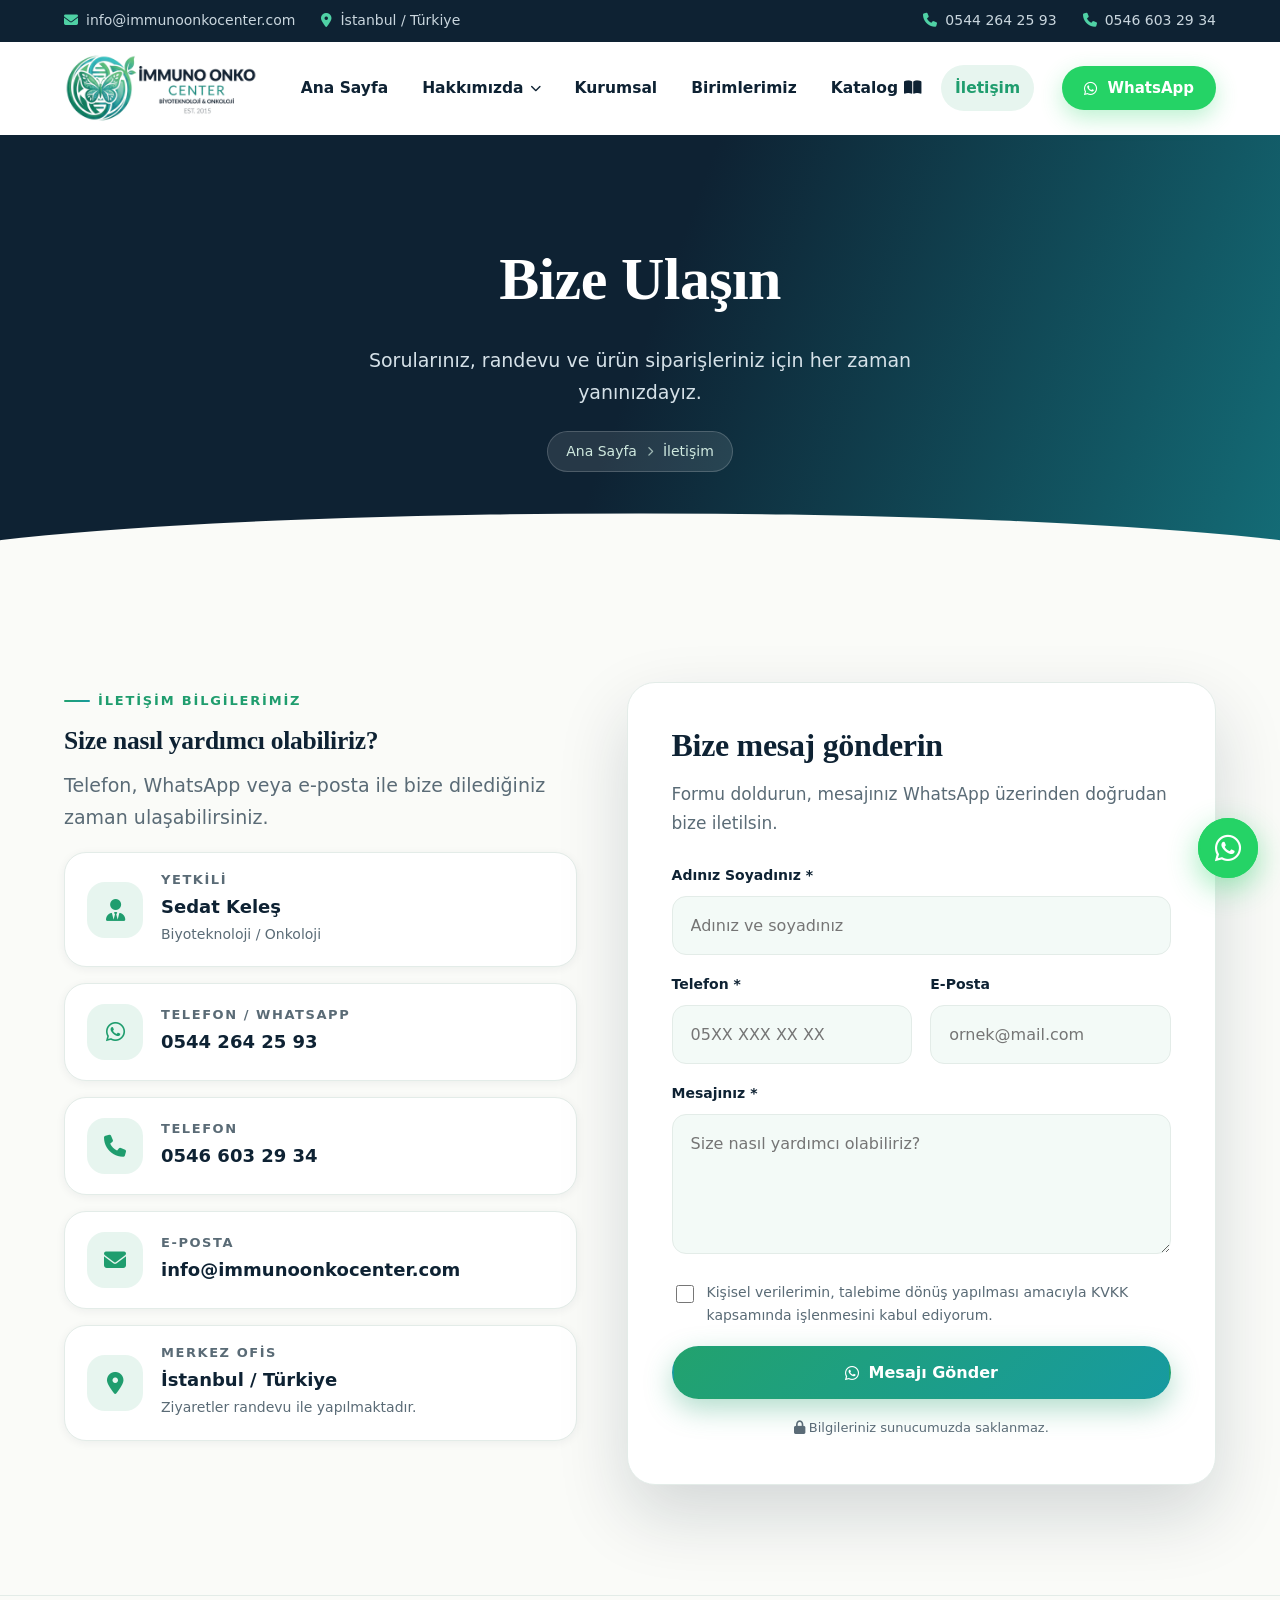
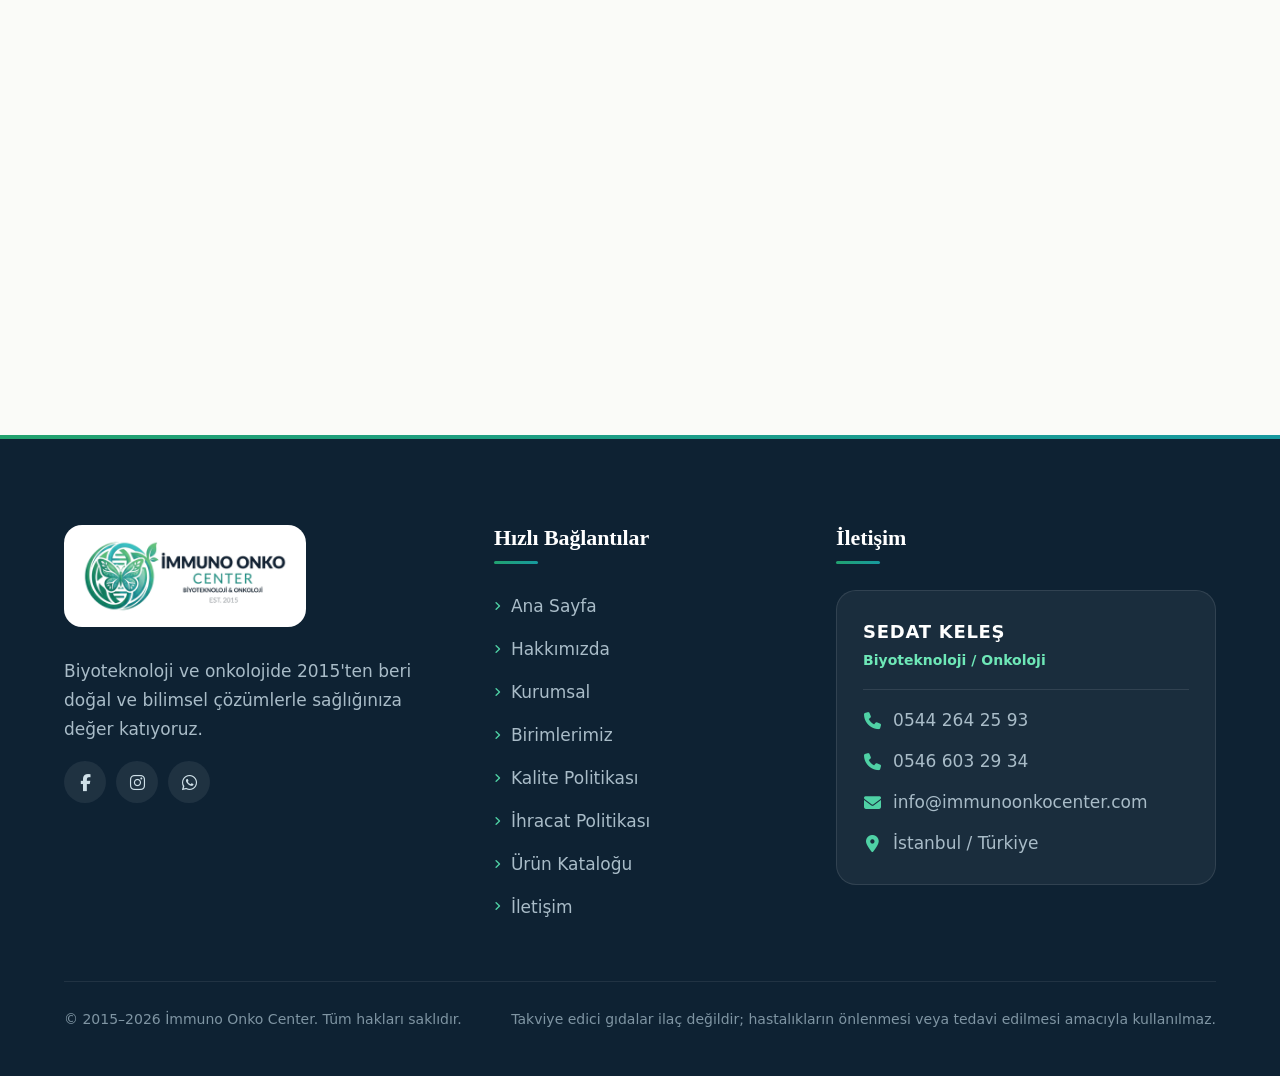
<file: iletisim.html>
<!DOCTYPE html>
<html lang="tr">
<head>
    <meta charset="UTF-8">
    <meta name="viewport" content="width=device-width, initial-scale=1.0">
    <meta http-equiv="Content-Security-Policy" content="default-src 'self'; script-src 'self'; style-src 'self' https://fonts.googleapis.com https://cdnjs.cloudflare.com; font-src 'self' https://fonts.gstatic.com https://cdnjs.cloudflare.com; img-src 'self' data: https://images.unsplash.com; media-src 'self'; frame-src https://www.google.com https://maps.google.com; connect-src 'self'; form-action 'self' https://wa.me; base-uri 'self'; object-src 'none'; upgrade-insecure-requests">
    <meta name="referrer" content="strict-origin-when-cross-origin">
    <title>İletişim | İmmuno Onko Center</title>
    <meta name="description" content="İmmuno Onko Center iletişim bilgileri: telefon, WhatsApp, e-posta ve İstanbul merkez ofis.">
    <meta name="theme-color" content="#0E2233">
    <meta property="og:type" content="website">
    <meta property="og:title" content="İletişim | İmmuno Onko Center">
    <meta property="og:description" content="İmmuno Onko Center iletişim bilgileri: telefon, WhatsApp, e-posta ve İstanbul merkez ofis.">
    <meta property="og:image" content="immunologo.png">
    <link rel="icon" type="image/png" href="assets/img/favicon.png">
    <link rel="apple-touch-icon" href="assets/img/favicon.png">
    <link rel="preconnect" href="https://fonts.googleapis.com">
    <link rel="preconnect" href="https://fonts.gstatic.com" crossorigin>
    <link rel="stylesheet" href="https://fonts.googleapis.com/css2?family=Fraunces:ital,opsz,wght@0,9..144,500;0,9..144,600;0,9..144,700;1,9..144,500;1,9..144,600&family=Plus+Jakarta+Sans:wght@400;500;600;700&display=swap">
    <link rel="stylesheet" href="https://cdnjs.cloudflare.com/ajax/libs/font-awesome/6.4.0/css/all.min.css" crossorigin="anonymous" referrerpolicy="no-referrer">
    <link rel="stylesheet" href="assets/css/style.css">
    <script src="assets/js/main.js"></script>
</head>
<body>
    <a class="skip-link" href="#main">İçeriğe geç</a>

    <!-- Üst Bilgi Barı -->
    <div class="topbar">
        <div class="container">
            <div class="topbar__group">
                <a href="mailto:info@immunoonkocenter.com"><i class="fas fa-envelope" aria-hidden="true"></i>info@immunoonkocenter.com</a>
                <span><i class="fas fa-location-dot" aria-hidden="true"></i>İstanbul / Türkiye</span>
            </div>
            <div class="topbar__group">
                <a href="tel:+905442642593"><i class="fas fa-phone" aria-hidden="true"></i>0544 264 25 93</a>
                <a href="tel:+905466032934"><i class="fas fa-phone" aria-hidden="true"></i>0546 603 29 34</a>
            </div>
        </div>
    </div>

    <!-- Navigasyon -->
    <header class="site-header">
        <nav class="container nav" aria-label="Ana menü">
            <a href="index.html" class="nav__logo" aria-label="İmmuno Onko Center ana sayfa">
                <img src="immunologo.png" alt="İmmuno Onko Center — Biyoteknoloji &amp; Onkoloji" width="900" height="324">
            </a>
            <ul class="nav__menu">
                <li><a href="index.html" class="nav__link">Ana Sayfa</a></li>
                <li class="dropdown">
                    <button type="button" class="nav__link" aria-expanded="false" aria-haspopup="true">Hakkımızda <i class="fas fa-chevron-down" aria-hidden="true"></i></button>
                    <ul class="dropdown__panel">
                                <li><a href="hakkimizda.html" class="">Hakkımızda</a></li>
                                <li><a href="kalite-politikasi.html" class="">Kalite Politikası</a></li>
                                <li><a href="ihracat-politikasi.html" class="">İhracat Politikası</a></li>
                    </ul>
                </li>
                        <li><a href="kurumsal.html" class="nav__link">Kurumsal</a></li>
                        <li><a href="birimlerimiz.html" class="nav__link">Birimlerimiz</a></li>
                        <li><a href="index.html#katalog" class="nav__link">Katalog <i class="fas fa-book-open" aria-hidden="true"></i></a></li>
                        <li><a href="iletisim.html" class="nav__link is-active">İletişim</a></li>
            </ul>
            <div class="nav__cta">
                <a href="https://wa.me/905442642593" target="_blank" rel="noopener noreferrer" class="btn btn--wa btn--sm"><i class="fab fa-whatsapp" aria-hidden="true"></i> WhatsApp</a>
                <button type="button" class="nav__toggle" aria-controls="mobile-menu" aria-expanded="false" aria-label="Menüyü aç"><i class="fas fa-bars" aria-hidden="true"></i></button>
            </div>
        </nav>
    </header>

    <!-- Mobil Menü -->
    <div class="mobile-menu" id="mobile-menu">
        <a href="index.html" class="">Ana Sayfa <i class="fas fa-angle-right" aria-hidden="true"></i></a>
        <a href="hakkimizda.html" class="sub">Hakkımızda</a>
        <a href="kalite-politikasi.html" class="sub">Kalite Politikası</a>
        <a href="ihracat-politikasi.html" class="sub">İhracat Politikası</a>
        <a href="kurumsal.html" class="">Kurumsal <i class="fas fa-angle-right" aria-hidden="true"></i></a>
        <a href="birimlerimiz.html" class="">Birimlerimiz <i class="fas fa-angle-right" aria-hidden="true"></i></a>
        <a href="index.html#katalog" class="">Katalog <i class="fas fa-angle-right" aria-hidden="true"></i></a>
        <a href="iletisim.html" class="is-active">İletişim <i class="fas fa-angle-right" aria-hidden="true"></i></a>
        <a href="https://wa.me/905442642593" target="_blank" rel="noopener noreferrer" class="btn btn--wa btn--block"><i class="fab fa-whatsapp" aria-hidden="true"></i> WhatsApp ile Yazın</a>
    </div>

    <main id="main">
    <section class="page-hero ph-iletisim">
        <div class="container reveal">
            <h1>Bize Ulaşın</h1>
            <p>Sorularınız, randevu ve ürün siparişleriniz için her zaman yanınızdayız.</p>
            <nav class="breadcrumb" aria-label="Sayfa yolu">
                <a href="index.html">Ana Sayfa</a><i class="fas fa-chevron-right" aria-hidden="true"></i><span aria-current="page">İletişim</span>
            </nav>
        </div>
    </section>

    <section class="section">
        <div class="container contact-grid">
            <div class="reveal">
                <span class="eyebrow">İletişim Bilgilerimiz</span>
                <h2>Size nasıl yardımcı olabiliriz?</h2>
                <p class="lead">Telefon, WhatsApp veya e-posta ile bize dilediğiniz zaman ulaşabilirsiniz.</p>
                <div class="contact-list">
                    <div class="card contact-item">
                        <div class="icon-badge"><i class="fas fa-user-tie" aria-hidden="true"></i></div>
                        <div><h4>Yetkili</h4><p>Sedat Keleş <small>Biyoteknoloji / Onkoloji</small></p></div>
                    </div>
                    <div class="card contact-item">
                        <div class="icon-badge"><i class="fab fa-whatsapp" aria-hidden="true"></i></div>
                        <div><h4>Telefon / WhatsApp</h4><a href="tel:+905442642593">0544 264 25 93</a></div>
                    </div>
                    <div class="card contact-item">
                        <div class="icon-badge"><i class="fas fa-phone" aria-hidden="true"></i></div>
                        <div><h4>Telefon</h4><a href="tel:+905466032934">0546 603 29 34</a></div>
                    </div>
                    <div class="card contact-item">
                        <div class="icon-badge"><i class="fas fa-envelope" aria-hidden="true"></i></div>
                        <div><h4>E-Posta</h4><a href="mailto:info@immunoonkocenter.com">info@immunoonkocenter.com</a></div>
                    </div>
                    <div class="card contact-item">
                        <div class="icon-badge"><i class="fas fa-location-dot" aria-hidden="true"></i></div>
                        <div><h4>Merkez Ofis</h4><p>İstanbul / Türkiye <small>Ziyaretler randevu ile yapılmaktadır.</small></p></div>
                    </div>
                </div>
            </div>

            <div class="form-card reveal d2">
                <h2>Bize mesaj gönderin</h2>
                <p>Formu doldurun, mesajınız WhatsApp üzerinden doğrudan bize iletilsin.</p>
                <form id="contact-form" class="form" novalidate autocomplete="on">
                    <div class="hp-field" aria-hidden="true"><label for="website">Web siteniz</label><input type="text" id="website" name="website" tabindex="-1" autocomplete="off"></div>
                    <div class="field">
                        <label for="name">Adınız Soyadınız *</label>
                        <input type="text" id="name" name="name" required minlength="3" maxlength="80" autocomplete="name" placeholder="Adınız ve soyadınız">
                        <span class="field__error">Lütfen adınızı ve soyadınızı yazın.</span>
                    </div>
                    <div class="form__row">
                        <div class="field">
                            <label for="phone">Telefon *</label>
                            <input type="tel" id="phone" name="phone" required maxlength="20" inputmode="tel" autocomplete="tel" placeholder="05XX XXX XX XX">
                            <span class="field__error">Geçerli bir telefon numarası girin.</span>
                        </div>
                        <div class="field">
                            <label for="email">E-Posta</label>
                            <input type="email" id="email" name="email" maxlength="120" autocomplete="email" placeholder="ornek@mail.com">
                            <span class="field__error">Geçerli bir e-posta adresi girin.</span>
                        </div>
                    </div>
                    <div class="field">
                        <label for="message">Mesajınız *</label>
                        <textarea id="message" name="message" required minlength="10" maxlength="1500" placeholder="Size nasıl yardımcı olabiliriz?"></textarea>
                        <span class="field__error">Mesajınız en az 10 karakter olmalı.</span>
                    </div>
                    <label class="form__consent"><input type="checkbox" name="consent" required> Kişisel verilerimin, talebime dönüş yapılması amacıyla KVKK kapsamında işlenmesini kabul ediyorum.</label>
                    <button type="submit" class="btn btn--primary btn--block"><i class="fab fa-whatsapp" aria-hidden="true"></i> Mesajı Gönder</button>
                    <p id="form-status" class="form__status" role="status">Teşekkürler! WhatsApp penceresi açıldı; mesajınızı göndermek için orada "Gönder"e dokunun.</p>
                    <p class="form__note"><i class="fas fa-lock" aria-hidden="true"></i> Bilgileriniz sunucumuzda saklanmaz.</p>
                </form>
            </div>
        </div>
    </section>

    <section class="map" aria-label="Harita">
        <iframe src="https://www.google.com/maps?q=%C4%B0stanbul%2C%20T%C3%BCrkiye&amp;z=10&amp;output=embed" title="İstanbul, Türkiye haritası" loading="lazy" referrerpolicy="no-referrer-when-downgrade" allowfullscreen></iframe>
    </section>
    </main>

    <footer class="site-footer">
        <div class="container">
            <div class="footer-grid">
                <div>
                    <a href="index.html" class="footer-logo"><img src="immunologo.png" alt="İmmuno Onko Center" width="900" height="324" loading="lazy"></a>
                    <p>Biyoteknoloji ve onkolojide 2015'ten beri doğal ve bilimsel çözümlerle sağlığınıza değer katıyoruz.</p>
                    <!-- Sosyal medya bağlantılarınızı href="#" yerine yazın -->
                    <div class="socials">
                        <a href="#" aria-label="Facebook"><i class="fab fa-facebook-f" aria-hidden="true"></i></a>
                        <a href="#" aria-label="Instagram"><i class="fab fa-instagram" aria-hidden="true"></i></a>
                        <a href="https://wa.me/905442642593" target="_blank" rel="noopener noreferrer" aria-label="WhatsApp"><i class="fab fa-whatsapp" aria-hidden="true"></i></a>
                    </div>
                </div>
                <div>
                    <h4>Hızlı Bağlantılar</h4>
                    <ul class="footer-links">
                        <li><a href="index.html"><i class="fas fa-angle-right" aria-hidden="true"></i>Ana Sayfa</a></li>
                        <li><a href="hakkimizda.html"><i class="fas fa-angle-right" aria-hidden="true"></i>Hakkımızda</a></li>
                        <li><a href="kurumsal.html"><i class="fas fa-angle-right" aria-hidden="true"></i>Kurumsal</a></li>
                        <li><a href="birimlerimiz.html"><i class="fas fa-angle-right" aria-hidden="true"></i>Birimlerimiz</a></li>
                        <li><a href="kalite-politikasi.html"><i class="fas fa-angle-right" aria-hidden="true"></i>Kalite Politikası</a></li>
                        <li><a href="ihracat-politikasi.html"><i class="fas fa-angle-right" aria-hidden="true"></i>İhracat Politikası</a></li>
                        <li><a href="index.html#katalog"><i class="fas fa-angle-right" aria-hidden="true"></i>Ürün Kataloğu</a></li>
                        <li><a href="iletisim.html"><i class="fas fa-angle-right" aria-hidden="true"></i>İletişim</a></li>
                    </ul>
                </div>
                <div>
                    <h4>İletişim</h4>
                    <div class="footer-contact">
                        <p class="name">SEDAT KELEŞ</p>
                        <p class="role">Biyoteknoloji / Onkoloji</p>
                        <ul>
                            <li><i class="fas fa-phone" aria-hidden="true"></i><a href="tel:+905442642593">0544 264 25 93</a></li>
                            <li><i class="fas fa-phone" aria-hidden="true"></i><a href="tel:+905466032934">0546 603 29 34</a></li>
                            <li><i class="fas fa-envelope" aria-hidden="true"></i><a href="mailto:info@immunoonkocenter.com">info@immunoonkocenter.com</a></li>
                            <li><i class="fas fa-location-dot" aria-hidden="true"></i><span>İstanbul / Türkiye</span></li>
                        </ul>
                    </div>
                </div>
            </div>
            <div class="footer-bottom">
                <p>&copy; 2015–<span data-year>2026</span> İmmuno Onko Center. Tüm hakları saklıdır.</p>
                <p>Takviye edici gıdalar ilaç değildir; hastalıkların önlenmesi veya tedavi edilmesi amacıyla kullanılmaz.</p>
            </div>
        </div>
    </footer>

    <a href="https://wa.me/905442642593" target="_blank" rel="noopener noreferrer" class="wa-float" aria-label="WhatsApp ile yazın"><i class="fab fa-whatsapp" aria-hidden="true"></i></a>
</body>
</html>
</file>
<file: assets/css/style.css>
/* =========================================================
   İmmuno Onko Center — Ortak Stil Dosyası
   Fontlar: Fraunces (başlık) + Plus Jakarta Sans (metin)
   ========================================================= */

:root {
  --navy: #0E2233;
  --navy-2: #16324A;
  --green: #1F9D6E;
  --teal: #179AA0;
  --mint: #E7F5EF;
  --mint-2: #F3FAF7;
  --cream: #FAFBF8;
  --ink: #1B2A35;
  --muted: #5A6B76;
  --line: #E3ECE8;
  --white: #fff;
  --grad: linear-gradient(135deg, #22A26E 0%, #179AA0 100%);
  --radius: 22px;
  --radius-sm: 14px;
  --shadow-sm: 0 2px 10px rgba(14, 34, 51, .06);
  --shadow: 0 14px 40px rgba(14, 34, 51, .10);
  --shadow-lg: 0 30px 70px rgba(14, 34, 51, .16);
  --font-head: "Fraunces", Georgia, "Times New Roman", serif;
  --font-body: "Plus Jakarta Sans", system-ui, -apple-system, "Segoe UI", Roboto, sans-serif;
  --container: 1200px;
  --header-h: 92px;
}

*, *::before, *::after { box-sizing: border-box; }
html { scroll-behavior: smooth; scroll-padding-top: calc(var(--header-h) + 16px); -webkit-text-size-adjust: 100%; }
body {
  margin: 0; font-family: var(--font-body); font-size: 17px; line-height: 1.7;
  color: var(--ink); background: var(--cream); -webkit-font-smoothing: antialiased; overflow-x: hidden;
}
img, video, iframe { max-width: 100%; display: block; }
a { color: inherit; text-decoration: none; }
h1, h2, h3, h4 { font-family: var(--font-head); color: var(--navy); line-height: 1.15; margin: 0 0 .5em; font-weight: 600; letter-spacing: -.01em; }
h3, h4 { font-family: var(--font-body); font-weight: 700; letter-spacing: -.005em; }
p { margin: 0 0 1em; }
::selection { background: var(--green); color: #fff; }
:focus-visible { outline: 3px solid var(--teal); outline-offset: 3px; border-radius: 6px; }

.container { width: 100%; max-width: var(--container); margin: 0 auto; padding: 0 24px; }
.section { padding: 110px 0; }
.section--white { background: #fff; }
.section--mint { background: var(--mint-2); }
.section--tight { padding: 70px 0; }
.sr-only { position: absolute; width: 1px; height: 1px; overflow: hidden; clip: rect(0 0 0 0); white-space: nowrap; }
.skip-link { position: absolute; left: 16px; top: -60px; z-index: 200; background: var(--navy); color: #fff; padding: 10px 18px; border-radius: 10px; }
.skip-link:focus { top: 12px; }

/* ---------- Bölüm başlıkları ---------- */
.eyebrow {
  display: inline-flex; align-items: center; gap: 8px; font-size: 13px; font-weight: 700; letter-spacing: .14em;
  text-transform: uppercase; color: var(--green); margin-bottom: 14px;
}
.eyebrow::before { content: ""; width: 26px; height: 2px; background: var(--grad); border-radius: 2px; }
.section-head { text-align: center; max-width: 720px; margin: 0 auto 60px; }
.section-head .eyebrow::after { content: ""; width: 26px; height: 2px; background: var(--grad); border-radius: 2px; }
.section-head h2 { font-size: clamp(32px, 4vw, 46px); }
.section-head p { color: var(--muted); font-size: 18px; }
.lead { font-size: 19px; color: var(--muted); }
.text-grad { background: var(--grad); -webkit-background-clip: text; background-clip: text; color: transparent; }
.accent { color: var(--green); font-style: italic; }

/* ---------- Butonlar ---------- */
.btn {
  display: inline-flex; align-items: center; justify-content: center; gap: 10px; padding: 15px 28px;
  border-radius: 999px; font-weight: 600; font-size: 16px; border: 2px solid transparent; cursor: pointer;
  transition: transform .25s ease, box-shadow .25s ease, background .25s ease, color .25s ease; font-family: var(--font-body); line-height: 1.2;
}
.btn:hover { transform: translateY(-2px); }
.btn--primary { background: var(--grad); color: #fff; box-shadow: 0 10px 28px rgba(31, 157, 110, .35); }
.btn--primary:hover { box-shadow: 0 16px 36px rgba(31, 157, 110, .45); }
.btn--dark { background: var(--navy); color: #fff; }
.btn--dark:hover { background: var(--navy-2); }
.btn--ghost { border-color: rgba(255, 255, 255, .6); color: #fff; backdrop-filter: blur(6px); }
.btn--ghost:hover { background: #fff; color: var(--navy); }
.btn--outline { border-color: var(--navy); color: var(--navy); }
.btn--outline:hover { background: var(--navy); color: #fff; }
.btn--wa { background: #25D366; color: #fff; box-shadow: 0 8px 22px rgba(37, 211, 102, .3); }
.btn--wa:hover { background: #1EBE5A; }
.btn--block { width: 100%; }
.btn--sm { padding: 11px 20px; font-size: 15px; }

/* ---------- Üst bilgi barı ---------- */
.topbar { background: var(--navy); color: #C9D6DE; font-size: 14px; }
.topbar .container { display: flex; justify-content: space-between; align-items: center; min-height: 42px; gap: 20px; }
.topbar__group { display: flex; gap: 26px; align-items: center; flex-wrap: wrap; }
.topbar a:hover { color: #fff; }
.topbar i { color: #4FD1A5; margin-right: 8px; }

/* ---------- Navigasyon ---------- */
.site-header { position: sticky; top: 0; z-index: 100; background: rgba(255, 255, 255, .92); backdrop-filter: saturate(160%) blur(14px); -webkit-backdrop-filter: saturate(160%) blur(14px); border-bottom: 1px solid transparent; transition: box-shadow .3s, border-color .3s; }
.site-header.is-scrolled { box-shadow: 0 8px 30px rgba(14, 34, 51, .08); border-color: var(--line); }
.nav { display: flex; align-items: center; justify-content: space-between; height: var(--header-h); gap: 24px; }
.nav__logo img { height: 70px; width: auto; transition: transform .3s; }
.nav__logo:hover img { transform: scale(1.03); }
.nav__menu { display: flex; align-items: center; gap: 6px; list-style: none; margin: 0; padding: 0; }
.nav__link {
  display: inline-flex; align-items: center; gap: 6px; padding: 10px 14px; border-radius: 999px; font-weight: 600; font-size: 15.5px;
  color: var(--navy); background: none; border: 0; cursor: pointer; font-family: var(--font-body); transition: color .2s, background .2s;
}
.nav__link:hover { color: var(--green); background: var(--mint); }
.nav__link.is-active { color: var(--green); background: var(--mint); }
.nav__link .fa-chevron-down { font-size: 11px; transition: transform .25s; }
.dropdown { position: relative; }
.dropdown__panel {
  position: absolute; top: calc(100% + 8px); left: 0; min-width: 230px; background: #fff; border-radius: 16px; padding: 8px;
  box-shadow: var(--shadow-lg); border: 1px solid var(--line); opacity: 0; visibility: hidden; transform: translateY(8px);
  transition: all .22s ease; list-style: none; margin: 0;
}
.dropdown__panel::before { content: ""; position: absolute; top: -12px; left: 0; right: 0; height: 12px; }
.dropdown:hover .dropdown__panel, .dropdown:focus-within .dropdown__panel, .dropdown.is-open .dropdown__panel { opacity: 1; visibility: visible; transform: translateY(0); }
.dropdown:hover .fa-chevron-down, .dropdown.is-open .fa-chevron-down { transform: rotate(180deg); }
.dropdown__panel a { display: block; padding: 11px 14px; border-radius: 10px; font-size: 15px; font-weight: 500; color: var(--ink); }
.dropdown__panel a:hover, .dropdown__panel a.is-active { background: var(--mint); color: var(--green); }
.nav__cta { display: flex; align-items: center; gap: 12px; }
.nav__toggle { display: none; width: 48px; height: 48px; border-radius: 14px; border: 1px solid var(--line); background: #fff; color: var(--navy); font-size: 20px; cursor: pointer; }

/* Mobil menü */
.mobile-menu { display: none; }
@media (max-width: 1080px) {
  .nav__menu, .nav__cta .btn--wa { display: none; }
  .nav__toggle { display: inline-flex; align-items: center; justify-content: center; }
  .mobile-menu {
    display: block; position: fixed; inset: var(--header-h) 0 0 0; background: #fff; padding: 20px 24px 40px; overflow-y: auto;
    transform: translateX(100%); transition: transform .32s ease; z-index: 99; border-top: 1px solid var(--line);
  }
  .mobile-menu.is-open { transform: translateX(0); }
  .mobile-menu a { display: flex; align-items: center; justify-content: space-between; padding: 16px 6px; font-weight: 600; font-size: 18px; color: var(--navy); border-bottom: 1px solid var(--line); }
  .mobile-menu a.sub { padding-left: 22px; font-weight: 500; font-size: 16px; color: var(--muted); }
  .mobile-menu a.is-active { color: var(--green); }
  .mobile-menu .btn { margin-top: 24px; border: 0; justify-content: center; color: #fff; }
  body.menu-open { overflow: hidden; }
}
@media (max-width: 760px) {
  :root { --header-h: 80px; }
  .topbar { display: none; }
  .nav__logo img { height: 56px; }
}

/* ---------- Hero (ana sayfa) ---------- */
.hero { position: relative; min-height: calc(100vh - var(--header-h) - 42px); min-height: calc(100svh - var(--header-h) - 42px); display: flex; align-items: center; overflow: hidden; background: var(--navy); color: #fff; padding: 90px 0 120px; }
.hero__video { position: absolute; inset: 0; width: 100%; height: 100%; object-fit: cover; opacity: .75; }
.hero::before { content: ""; position: absolute; inset: 0; z-index: 1; background: linear-gradient(100deg, rgba(14, 34, 51, .96) 0%, rgba(14, 34, 51, .78) 45%, rgba(23, 154, 160, .35) 100%); }
.hero::after { content: ""; position: absolute; z-index: 1; right: -180px; bottom: -220px; width: 620px; height: 620px; border-radius: 50%; background: radial-gradient(circle, rgba(79, 209, 165, .35), transparent 65%); }
.hero .container { position: relative; z-index: 2; }
.hero__content { max-width: 760px; }
.hero__badge { display: inline-flex; align-items: center; gap: 10px; padding: 8px 18px; border-radius: 999px; background: rgba(255, 255, 255, .08); border: 1px solid rgba(255, 255, 255, .18); backdrop-filter: blur(8px); font-size: 14px; font-weight: 600; letter-spacing: .04em; color: #BFF0DD; margin-bottom: 28px; }
.hero__badge i { color: #4FD1A5; }
.hero h1 { color: #fff; font-size: clamp(40px, 6vw, 74px); font-weight: 600; margin-bottom: 24px; }
.hero h1 .brand { display: block; font-family: var(--font-body); font-weight: 700; font-size: .42em; letter-spacing: .16em; text-transform: uppercase; color: #CFE9DF; margin-bottom: 14px; }
.hero h1 em { font-style: italic; background: linear-gradient(120deg, #6EE7B7, #5ED3DB); -webkit-background-clip: text; background-clip: text; color: transparent; }
.hero p { font-size: 20px; color: #D5E1E8; max-width: 620px; margin-bottom: 38px; }
.hero__actions { display: flex; gap: 14px; flex-wrap: wrap; }
.hero__trust { display: flex; gap: 34px; flex-wrap: wrap; margin-top: 54px; padding-top: 30px; border-top: 1px solid rgba(255, 255, 255, .14); }
.hero__trust div { display: flex; align-items: center; gap: 12px; font-size: 15px; color: #D5E1E8; }
.hero__trust i { width: 42px; height: 42px; border-radius: 12px; display: grid; place-items: center; background: rgba(79, 209, 165, .14); color: #6EE7B7; font-size: 17px; }
.hero__scroll { position: absolute; z-index: 2; bottom: 28px; left: 50%; transform: translateX(-50%); color: rgba(255, 255, 255, .7); font-size: 22px; animation: float 2.4s ease-in-out infinite; }
@keyframes float { 50% { transform: translate(-50%, 8px); } }

/* ---------- İç sayfa başlığı ---------- */
.page-hero { position: relative; color: #fff; text-align: center; padding: 110px 0 100px; background-color: var(--navy); background-size: cover; background-position: center; overflow: hidden; }
.page-hero::before { content: ""; position: absolute; inset: 0; background: linear-gradient(110deg, rgba(14, 34, 51, .94), rgba(14, 34, 51, .78) 50%, rgba(23, 154, 160, .62)); }
.page-hero::after { content: ""; position: absolute; left: 0; right: 0; bottom: -1px; height: 60px; background: var(--cream); clip-path: ellipse(60% 100% at 50% 100%); }
.page-hero .container { position: relative; z-index: 1; }
.page-hero h1 { color: #fff; font-size: clamp(38px, 5vw, 60px); }
.page-hero p { color: #D5E1E8; font-size: 19px; max-width: 640px; margin: 0 auto 22px; }
.breadcrumb { display: inline-flex; gap: 10px; align-items: center; font-size: 14px; padding: 8px 18px; border-radius: 999px; background: rgba(255, 255, 255, .1); border: 1px solid rgba(255, 255, 255, .18); color: #CFE9DF; }
.breadcrumb a:hover { color: #fff; }
.breadcrumb i { font-size: 10px; opacity: .7; }
.ph-hakkimizda { background-image: url("https://images.unsplash.com/photo-1532187863486-abf9dbad1b69?q=80&w=2070&auto=format&fit=crop"); }
.ph-kurumsal { background-image: url("https://images.unsplash.com/photo-1582719478250-c89cae4dc85b?q=80&w=2070&auto=format&fit=crop"); }
.ph-kalite { background-image: url("https://images.unsplash.com/photo-1579165466741-7f35e4755660?q=80&w=2070&auto=format&fit=crop"); }
.ph-ihracat { background-image: url("https://images.unsplash.com/photo-1586528116311-ad8dd3c8310d?q=80&w=2070&auto=format&fit=crop"); }
.ph-birimler { background-image: url("https://images.unsplash.com/photo-1579684385127-1ef15d508118?q=80&w=2070&auto=format&fit=crop"); }
.ph-iletisim { background-image: url("https://images.unsplash.com/photo-1516321318423-f06f85e504b3?q=80&w=2070&auto=format&fit=crop"); }

/* ---------- Izgara & kartlar ---------- */
.grid { display: grid; gap: 28px; }
.grid--2 { grid-template-columns: repeat(2, 1fr); }
.grid--3 { grid-template-columns: repeat(3, 1fr); }
@media (max-width: 960px) { .grid--3 { grid-template-columns: repeat(2, 1fr); } }
@media (max-width: 720px) { .grid--2, .grid--3 { grid-template-columns: 1fr; } .section { padding: 80px 0; } }

.card { background: #fff; border-radius: var(--radius); border: 1px solid var(--line); box-shadow: var(--shadow-sm); transition: transform .35s ease, box-shadow .35s ease, border-color .35s; }
.card:hover { transform: translateY(-6px); box-shadow: var(--shadow); border-color: transparent; }
.card--pad { padding: 38px; }
.icon-badge { width: 62px; height: 62px; border-radius: 18px; display: grid; place-items: center; background: var(--mint); color: var(--green); font-size: 25px; margin-bottom: 22px; transition: transform .35s, background .35s, color .35s; flex-shrink: 0; }
.card:hover .icon-badge { background: var(--grad); color: #fff; transform: rotate(-6deg) scale(1.05); }
.card h3 { font-size: 21px; margin-bottom: 10px; }
.card p { color: var(--muted); margin: 0; }

.service-card { overflow: hidden; }
.service-card__img { height: 230px; overflow: hidden; }
.service-card__img img { width: 100%; height: 100%; object-fit: cover; transition: transform .7s ease; }
.service-card:hover .service-card__img img { transform: scale(1.08); }
.service-card__body { padding: 30px 32px 34px; position: relative; }
.service-card__body .icon-badge { margin-top: -62px; position: relative; box-shadow: var(--shadow); background: #fff; }

/* ---------- Split (metin + görsel) ---------- */
.split { display: grid; grid-template-columns: 1fr 1fr; gap: 70px; align-items: center; }
.split--rev .split__media { order: -1; }
@media (max-width: 960px) { .split { grid-template-columns: 1fr; gap: 50px; } .split--rev .split__media { order: 0; } }
.split__media { position: relative; }
.split__media > img { width: 100%; height: 520px; object-fit: cover; border-radius: 28px; box-shadow: var(--shadow-lg); }
.split__media::before { content: ""; position: absolute; inset: 24px -24px -24px 24px; border-radius: 28px; background: var(--grad); opacity: .16; z-index: -1; }
.split h2 { font-size: clamp(32px, 4vw, 48px); }
.split .lead { margin-bottom: 30px; }
.float-card {
  position: absolute; left: -36px; bottom: 40px; max-width: 320px; background: rgba(255, 255, 255, .96); backdrop-filter: blur(10px);
  border-radius: 20px; padding: 24px 26px; box-shadow: var(--shadow-lg); border-left: 4px solid var(--green);
}
.float-card strong { display: block; font-family: var(--font-head); font-size: 36px; line-height: 1; color: var(--navy); margin-bottom: 6px; }
.float-card span { color: var(--muted); font-size: 15px; }
.est-badge {
  position: absolute; top: -26px; right: -18px; width: 128px; height: 128px; border-radius: 50%; background: var(--navy); color: #fff;
  display: flex; flex-direction: column; align-items: center; justify-content: center; border: 5px solid #fff; box-shadow: var(--shadow-lg); transform: rotate(10deg);
}
.est-badge b { font-family: var(--font-head); font-size: 30px; line-height: 1; }
.est-badge small { font-size: 11px; letter-spacing: .18em; text-transform: uppercase; color: #6EE7B7; font-weight: 700; margin-top: 4px; }
@media (max-width: 600px) { .float-card { left: 12px; right: 12px; bottom: 12px; max-width: none; } .split__media > img { height: 380px; } .est-badge { right: 8px; width: 104px; height: 104px; } }

.stat-row { display: grid; grid-template-columns: 1fr 1fr; gap: 18px; margin-top: 34px; }
.stat { display: flex; align-items: center; gap: 16px; padding: 20px; border-radius: 18px; background: var(--mint-2); border: 1px solid var(--line); }
.stat i { font-size: 28px; color: var(--green); }
.stat b { display: block; font-size: 20px; color: var(--navy); }
.stat span { font-size: 14px; color: var(--muted); }
@media (max-width: 480px) { .stat-row { grid-template-columns: 1fr; } }

.check-list { list-style: none; padding: 0; margin: 0; display: grid; gap: 18px; }
.check-list li { display: flex; gap: 14px; color: var(--muted); }
.check-list li::before { content: "\f00c"; font-family: "Font Awesome 6 Free"; font-weight: 900; flex-shrink: 0; width: 26px; height: 26px; border-radius: 50%; display: grid; place-items: center; font-size: 12px; color: #fff; background: var(--grad); margin-top: 2px; }
.check-list li.strong { color: var(--navy); font-weight: 600; }

/* ---------- Katalog ---------- */
.catalog { background: linear-gradient(180deg, var(--mint-2) 0%, #fff 100%); }
.product { display: flex; flex-direction: column; padding: 22px; overflow: hidden; }
.product__tag { align-self: flex-start; font-size: 11.5px; font-weight: 700; letter-spacing: .1em; padding: 6px 12px; border-radius: 999px; background: var(--navy); color: #fff; margin-bottom: 16px; }
.product__img { height: 240px; border-radius: 16px; background: var(--mint-2); display: grid; place-items: center; overflow: hidden; margin-bottom: 22px; }
.product__img img { width: 100%; height: 100%; object-fit: cover; transition: transform .6s ease; }
.product:hover .product__img img { transform: scale(1.07); }
.product h3 { font-size: 17px; line-height: 1.4; letter-spacing: .01em; margin-bottom: 10px; }
.product p { font-size: 15px; margin-bottom: 22px; }
.product .btn { margin-top: auto; background: var(--mint); color: var(--green); }
.product .btn:hover { background: var(--grad); color: #fff; }
.product--featured { background: var(--navy); border-color: var(--navy); }
.product--featured h3 { color: #fff; }
.product--featured p { color: #A9BCC8; }
.product--featured .product__tag { background: var(--grad); }
.product--featured .product__img { background: var(--navy-2); }
.product--featured .btn { background: var(--grad); color: #fff; }
.disclaimer { margin: 46px auto 0; max-width: 860px; text-align: center; font-size: 14px; color: var(--muted); padding: 18px 24px; border-radius: 16px; background: #fff; border: 1px dashed #C9DCD4; }
.disclaimer i { color: var(--green); margin-right: 6px; }

/* ---------- CTA bandı ---------- */
.cta-band { position: relative; overflow: hidden; border-radius: 32px; padding: 64px; background: var(--navy); color: #fff; display: grid; grid-template-columns: 1.3fr 1fr; gap: 40px; align-items: center; }
.cta-band::after { content: ""; position: absolute; right: -120px; top: -160px; width: 460px; height: 460px; border-radius: 50%; background: radial-gradient(circle, rgba(79, 209, 165, .35), transparent 65%); }
.cta-band h2 { color: #fff; font-size: clamp(30px, 3.6vw, 42px); }
.cta-band p { color: #BFD0DA; margin: 0; }
.cta-band__actions { display: grid; gap: 12px; position: relative; z-index: 1; }
.cta-band__actions a.phone { display: flex; align-items: center; gap: 14px; padding: 16px 20px; border-radius: 16px; background: rgba(255, 255, 255, .07); border: 1px solid rgba(255, 255, 255, .14); font-weight: 600; font-size: 18px; transition: background .25s; }
.cta-band__actions a.phone:hover { background: rgba(255, 255, 255, .14); }
.cta-band__actions a.phone i { color: #6EE7B7; }
@media (max-width: 860px) { .cta-band { grid-template-columns: 1fr; padding: 44px 28px; } }

/* ---------- Görsel bant ---------- */
.banner { position: relative; border-radius: 32px; overflow: hidden; height: 460px; box-shadow: var(--shadow-lg); }
.banner img { width: 100%; height: 100%; object-fit: cover; }
.banner__overlay { position: absolute; inset: 0; display: grid; place-items: center; text-align: center; padding: 20px; background: linear-gradient(180deg, rgba(14, 34, 51, .25), rgba(14, 34, 51, .7)); }
.banner__overlay h3 { font-family: var(--font-head); font-weight: 600; color: #fff; font-size: clamp(30px, 4.5vw, 54px); margin: 0; }
.banner__overlay em { background: linear-gradient(120deg, #6EE7B7, #5ED3DB); -webkit-background-clip: text; background-clip: text; color: transparent; }
@media (max-width: 600px) { .banner { height: 340px; } }

/* ---------- İhracat kartları ---------- */
.feature-img-card { overflow: hidden; }
.feature-img-card__body { padding: 38px 38px 28px; }
.feature-img-card__body h3 { display: flex; align-items: center; gap: 14px; font-size: 24px; }
.feature-img-card__body h3 i { color: var(--green); }
.feature-img-card__img { height: 270px; overflow: hidden; }
.feature-img-card__img img { width: 100%; height: 100%; object-fit: cover; transition: transform .8s; }
.feature-img-card:hover .feature-img-card__img img { transform: scale(1.08); }

/* ---------- SSS (akordeon) ---------- */
.faq { max-width: 880px; margin: 0 auto; display: grid; gap: 14px; }
.faq details { background: #fff; border: 1px solid var(--line); border-radius: 18px; transition: box-shadow .25s, border-color .25s; }
.faq details[open] { box-shadow: var(--shadow); border-color: transparent; }
.faq summary { list-style: none; cursor: pointer; padding: 22px 26px; font-weight: 700; font-size: 18px; color: var(--navy); display: flex; justify-content: space-between; align-items: center; gap: 16px; }
.faq summary::-webkit-details-marker { display: none; }
.faq summary::after { content: "+"; flex-shrink: 0; width: 34px; height: 34px; border-radius: 50%; display: grid; place-items: center; background: var(--mint); color: var(--green); font-size: 22px; font-weight: 500; transition: transform .25s, background .25s, color .25s; }
.faq details[open] summary::after { transform: rotate(45deg); background: var(--grad); color: #fff; }
.faq details p { padding: 0 26px 24px; margin: 0; color: var(--muted); }

/* ---------- İletişim ---------- */
.contact-grid { display: grid; grid-template-columns: 1fr 1.15fr; gap: 50px; align-items: start; }
@media (max-width: 960px) { .contact-grid { grid-template-columns: 1fr; } }
.contact-list { display: grid; gap: 16px; }
.contact-item { display: flex; gap: 18px; align-items: center; padding: 20px 22px; }
.contact-item .icon-badge { margin: 0; width: 56px; height: 56px; font-size: 22px; }
.contact-item h4 { font-size: 13px; text-transform: uppercase; letter-spacing: .12em; color: var(--muted); margin: 0 0 4px; font-weight: 700; }
.contact-item a, .contact-item p { font-size: 18px; font-weight: 600; color: var(--navy); margin: 0; }
.contact-item a:hover { color: var(--green); }
.contact-item small { display: block; font-size: 14px; color: var(--muted); font-weight: 500; }
.form-card { padding: 44px; border-radius: 28px; background: #fff; box-shadow: var(--shadow-lg); border: 1px solid var(--line); }
.form-card h2 { font-size: 32px; }
.form-card > p { color: var(--muted); }
.form { display: grid; gap: 18px; margin-top: 26px; }
.form__row { display: grid; grid-template-columns: 1fr 1fr; gap: 18px; }
@media (max-width: 600px) { .form__row { grid-template-columns: 1fr; } .form-card { padding: 30px 22px; } }
.field label { display: block; font-size: 14px; font-weight: 600; color: var(--navy); margin-bottom: 8px; }
.field input, .field textarea {
  width: 100%; padding: 15px 18px; border-radius: 14px; border: 1.5px solid var(--line); background: var(--mint-2); font: inherit; font-size: 16px; color: var(--ink);
  transition: border-color .2s, box-shadow .2s, background .2s;
}
.field textarea { resize: vertical; min-height: 140px; }
.field input:focus, .field textarea:focus { outline: none; border-color: var(--green); background: #fff; box-shadow: 0 0 0 4px rgba(31, 157, 110, .14); }
.field.has-error input, .field.has-error textarea { border-color: #D64545; }
.field__error { display: none; color: #C23B3B; font-size: 13px; margin-top: 6px; }
.field.has-error .field__error { display: block; }
.form__consent { display: flex; gap: 10px; align-items: flex-start; font-size: 14px; color: var(--muted); }
.form__consent input { margin-top: 4px; accent-color: var(--green); width: 18px; height: 18px; flex-shrink: 0; }
.form__note { font-size: 13px; color: var(--muted); text-align: center; margin: 0; }
.form__status { display: none; padding: 14px 18px; border-radius: 12px; background: var(--mint); color: var(--green); font-weight: 600; font-size: 15px; }
.form__status.is-visible { display: block; }
.hp-field { position: absolute; left: -10000px; width: 1px; height: 1px; overflow: hidden; }
.map { height: 440px; border-top: 1px solid var(--line); }
.map iframe { width: 100%; height: 100%; border: 0; filter: saturate(.9); }

/* ---------- Footer ---------- */
.site-footer { background: var(--navy); color: #A9BCC8; padding: 90px 0 30px; position: relative; overflow: hidden; }
.site-footer::before { content: ""; position: absolute; top: 0; left: 0; right: 0; height: 4px; background: var(--grad); }
.footer-grid { display: grid; grid-template-columns: 1.3fr 1fr 1.3fr; gap: 50px; margin-bottom: 60px; }
@media (max-width: 900px) { .footer-grid { grid-template-columns: 1fr; gap: 40px; } }
.footer-logo { display: inline-block; background: #fff; padding: 14px 18px; border-radius: 18px; margin-bottom: 22px; }
.footer-logo img { height: 74px; width: auto; }
.site-footer h4 { color: #fff; font-family: var(--font-head); font-weight: 600; font-size: 22px; margin-bottom: 26px; position: relative; padding-bottom: 14px; }
.site-footer h4::after { content: ""; position: absolute; left: 0; bottom: 0; width: 44px; height: 3px; border-radius: 3px; background: var(--grad); }
.footer-links { list-style: none; margin: 0; padding: 0; display: grid; gap: 12px; }
.footer-links a { display: inline-flex; align-items: center; gap: 10px; transition: color .2s, transform .2s; }
.footer-links a i { font-size: 11px; color: #4FD1A5; }
.footer-links a:hover { color: #fff; transform: translateX(4px); }
.socials { display: flex; gap: 10px; }
.socials a { width: 42px; height: 42px; border-radius: 50%; display: grid; place-items: center; background: rgba(255, 255, 255, .07); color: #CFE0E8; transition: background .25s, color .25s, transform .25s; }
.socials a:hover { background: var(--grad); color: #fff; transform: translateY(-3px); }
.footer-contact { padding: 26px; border-radius: 20px; background: rgba(255, 255, 255, .05); border: 1px solid rgba(255, 255, 255, .1); }
.footer-contact .name { color: #fff; font-weight: 700; font-size: 18px; letter-spacing: .04em; margin: 0; }
.footer-contact .role { color: #6EE7B7; font-size: 14px; font-weight: 600; margin: 2px 0 16px; padding-bottom: 16px; border-bottom: 1px solid rgba(255, 255, 255, .1); }
.footer-contact ul { list-style: none; padding: 0; margin: 0; display: grid; gap: 12px; }
.footer-contact li { display: flex; gap: 12px; align-items: center; }
.footer-contact li i { color: #4FD1A5; width: 18px; text-align: center; }
.footer-contact a:hover { color: #fff; }
.footer-bottom { border-top: 1px solid rgba(255, 255, 255, .08); padding-top: 26px; display: flex; justify-content: space-between; gap: 16px; flex-wrap: wrap; font-size: 14px; color: #7F95A3; }

/* ---------- Sabit WhatsApp ---------- */
.wa-float { position: fixed; right: 22px; bottom: 22px; z-index: 90; width: 60px; height: 60px; border-radius: 50%; background: #25D366; color: #fff; display: grid; place-items: center; font-size: 30px; box-shadow: 0 10px 30px rgba(37, 211, 102, .45); transition: transform .25s; }
.wa-float::before { content: ""; position: absolute; inset: 0; border-radius: 50%; border: 2px solid #25D366; animation: ring 2.4s ease-out infinite; }
.wa-float:hover { transform: scale(1.08); }
@keyframes ring { from { transform: scale(1); opacity: .8; } to { transform: scale(1.6); opacity: 0; } }

/* ---------- Kaydırınca beliren animasyon ---------- */
.js .reveal { opacity: 0; transform: translateY(28px); transition: opacity .8s ease, transform .8s ease; }
.js .reveal.is-visible { opacity: 1; transform: none; }
.js .reveal.d1 { transition-delay: .1s; } .js .reveal.d2 { transition-delay: .2s; } .js .reveal.d3 { transition-delay: .3s; }
.js .reveal.d4 { transition-delay: .4s; } .js .reveal.d5 { transition-delay: .5s; }

@media (prefers-reduced-motion: reduce) {
  *, *::before, *::after { animation: none !important; transition: none !important; scroll-behavior: auto !important; }
  .js .reveal { opacity: 1; transform: none; }
}
.mt-lg { margin-top: 70px; }
</file>
